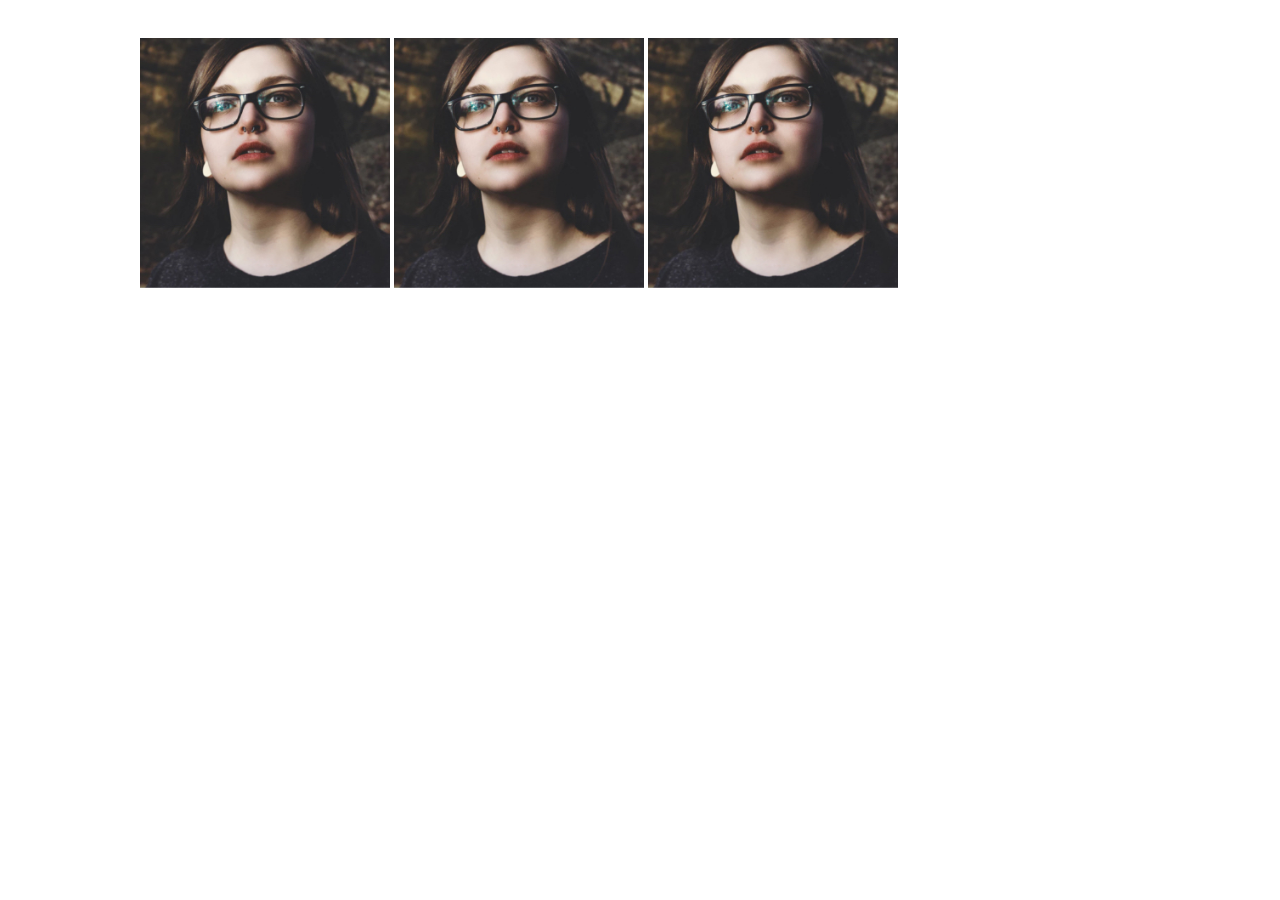
<file: proyectos/cajas/index.html>
<!DOCTYPE html>
<html lang="es">
<head>
    <meta charset="UTF-8">
    <meta name="viewport" content="width=device-width, initial-scale=1.0">
    <title>Document</title>
    <link rel="stylesheet" href="assets/css/style.css">
</head>
<body>
    <section id="Proxima-Charla">
        <div class="wrapper">
        <img src="assets/img/speaker.jpg" />
        <img src="assets/img/speaker.jpg" />
        <img src="assets/img/speaker.jpg" />
        
        
        </div>
        </div>
        </section>
</body>
</html>
</file>
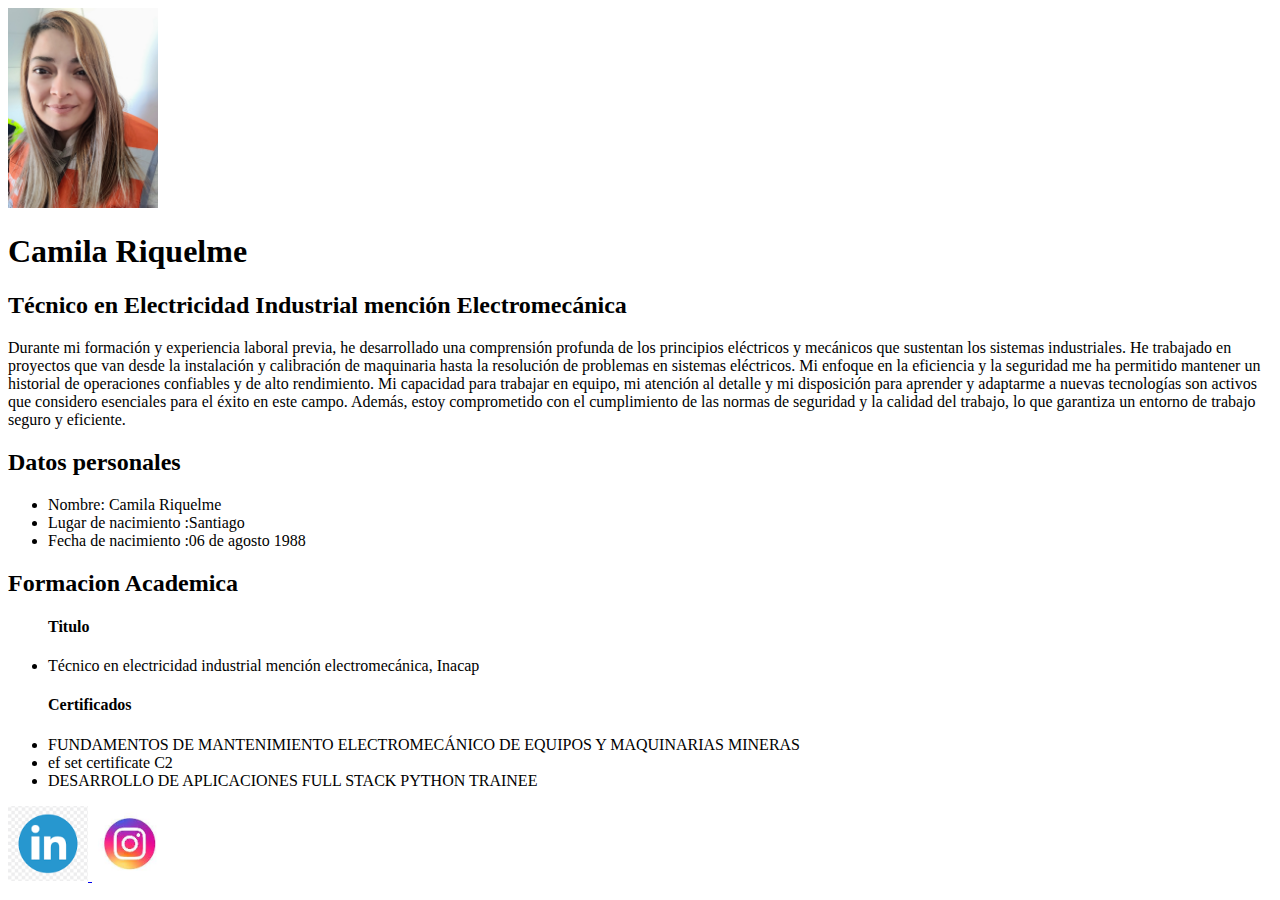
<file: proyectos/curriculum vitae/index.html>
<!DOCTYPE html>
<html lang="es">
<head>
    <meta charset="UTF-8">
    <meta name="viewport" content="width=device-width, initial-scale=1.0">
    <title>Curriculum Vitae</title>
</head>

<body>
    <a href="#"><img src="assets/img/yo.jpg" width="150" /></a>
    <h1>Camila Riquelme</h1>
    <h2>Técnico en Electricidad Industrial mención Electromecánica</h2>
    <p>Durante mi formación y experiencia laboral previa, he desarrollado una comprensión profunda de los principios eléctricos y mecánicos que sustentan los sistemas industriales. He trabajado en proyectos que van desde la instalación y calibración de maquinaria hasta la resolución de problemas en sistemas eléctricos. Mi enfoque en la eficiencia y la seguridad me ha permitido mantener un historial de operaciones confiables y de alto rendimiento.
        Mi capacidad para trabajar en equipo, mi atención al detalle y mi disposición para aprender y adaptarme a nuevas tecnologías son activos que considero esenciales para el éxito en este campo. Además, estoy comprometido con el cumplimiento de las normas de seguridad y la calidad del trabajo, lo que garantiza un entorno de trabajo seguro y eficiente.</p>
    <h2>Datos personales</h2>    
    <ul>
        <li>Nombre: Camila Riquelme </li>
        <li>Lugar de nacimiento :Santiago</li>
        <li>Fecha de nacimiento :06 de agosto 1988</li>
    </ul>
    <h2>Formacion Academica</h2>
    <ul>
        <h4>Titulo</h4>
            <li>Técnico en electricidad industrial mención electromecánica, Inacap </li>
        <h4>Certificados</h4>
            <li>FUNDAMENTOS DE MANTENIMIENTO ELECTROMECÁNICO DE EQUIPOS Y MAQUINARIAS MINERAS </li>
            <li>ef set certificate C2</li>
            <li>DESARROLLO DE APLICACIONES FULL STACK PYTHON TRAINEE</li>
    </ul>
    <a href="https:www.linkedin.com/in/camilariquelmeg/">
        <img
        src="assets/img/logo1.png" 
        width="80"
        alt="linkedin" />
    </a>
    <a href="https://www.instagram.com/valdiepox/">
        <img
        src="assets/img/logo2.jpeg" 
        width="80"
        alt="instagram" />
    </a>
    
</body>
</html>
</file>
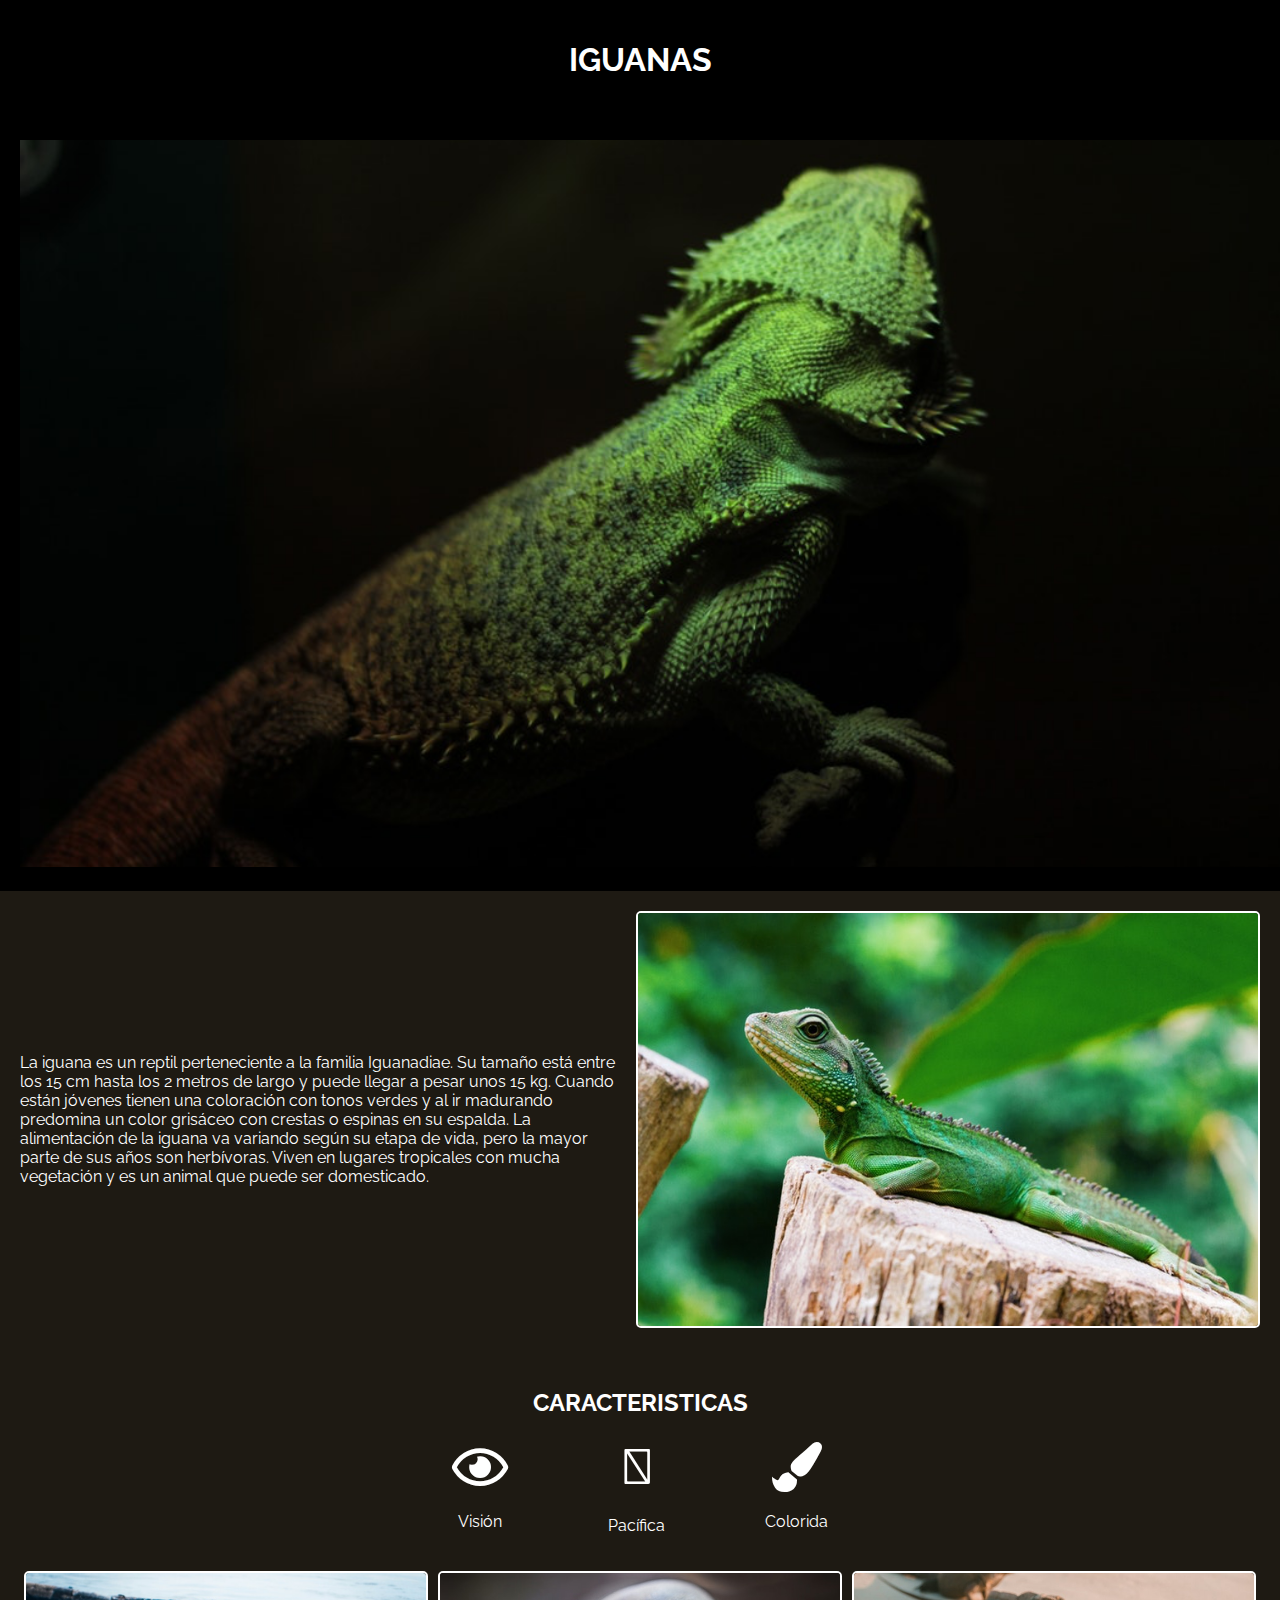
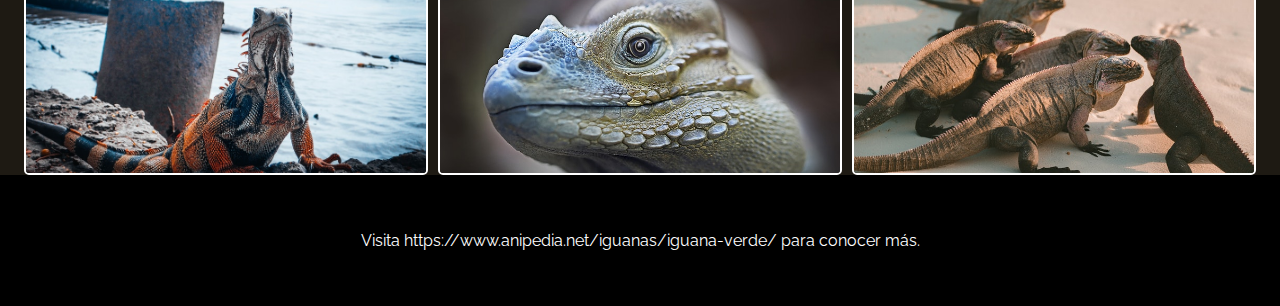
<file: proyectos/iguana/index.html>
<!DOCTYPE html>
<html lang="es">
<head>
    <meta charset="UTF-8">
    <meta name="viewport" content="width=device-width, initial-scale=1.0">
    <link rel="stylesheet" href="assets/css/style.css">
    <link href="https://fonts.googleapis.com/css2?family=Raleway:wght@300;500&display=swap" rel="stylesheet">
    <link rel="stylesheet" href="https://cdnjs.cloudflare.com/ajax/libs/font-awesome/5.15.4/css/all.min.css">
    <title>Iguana Page</title>
</head>
<body>
    <header>
        <h1>IGUANAS</h1>
    </header>
    <main>
        <section class="hero-section">
            <img src="assets/img/bg-header.jpg" alt="Imagen de iguana grande">
        </section>
        <section class="desc-section">
            <div class="desc-content">
                <p>La iguana es un reptil perteneciente a la familia Iguanadiae. Su tamaño está entre los 15 cm hasta los 2 metros de largo y puede llegar a pesar unos 15 kg. Cuando están jóvenes tienen una coloración con tonos verdes y al ir madurando predomina un color grisáceo con crestas o espinas en su espalda. La alimentación de la iguana va variando según su etapa de vida, pero la mayor parte de sus años son herbívoras. 
                Viven en lugares tropicales con mucha vegetación y es un animal que puede ser domesticado.</p>
                <img src="assets/img/iguana-1.jpg" alt="Iguana pequeña en un árbol">
            </div>
        </section>
        <section class="icons-section">
            <h2>CARACTERISTICAS</h2>
            <div class="icon-container">
                <div class="icon">
                    <i class="far fa-eye"></i>
                    <p>Visión</p>
                </div>
                <div class="icon">
                    <i class="fa-solid fa-hand-peace"></i>
                    <p>Pacífica</p>
                </div>
                <div class="icon">
                    <i class="fas fa-paint-brush"></i>
                    <p>Colorida</p>
                </div>
            </div>
        </section>
        <section class="images-section">
            <img src="assets/img/iguana-2.jpg" alt="Imagen 3">
            <img src="assets/img/iguana-3.jpg" alt="Imagen 4">
            <img src="assets/img/iguana-4.jpg" alt="Imagen 5">
        </section>
    </main>
    <footer class="footer">
        <p>Visita https://www.anipedia.net/iguanas/iguana-verde/ para conocer más.</p>
    </footer>
</body>
</html>
</file>
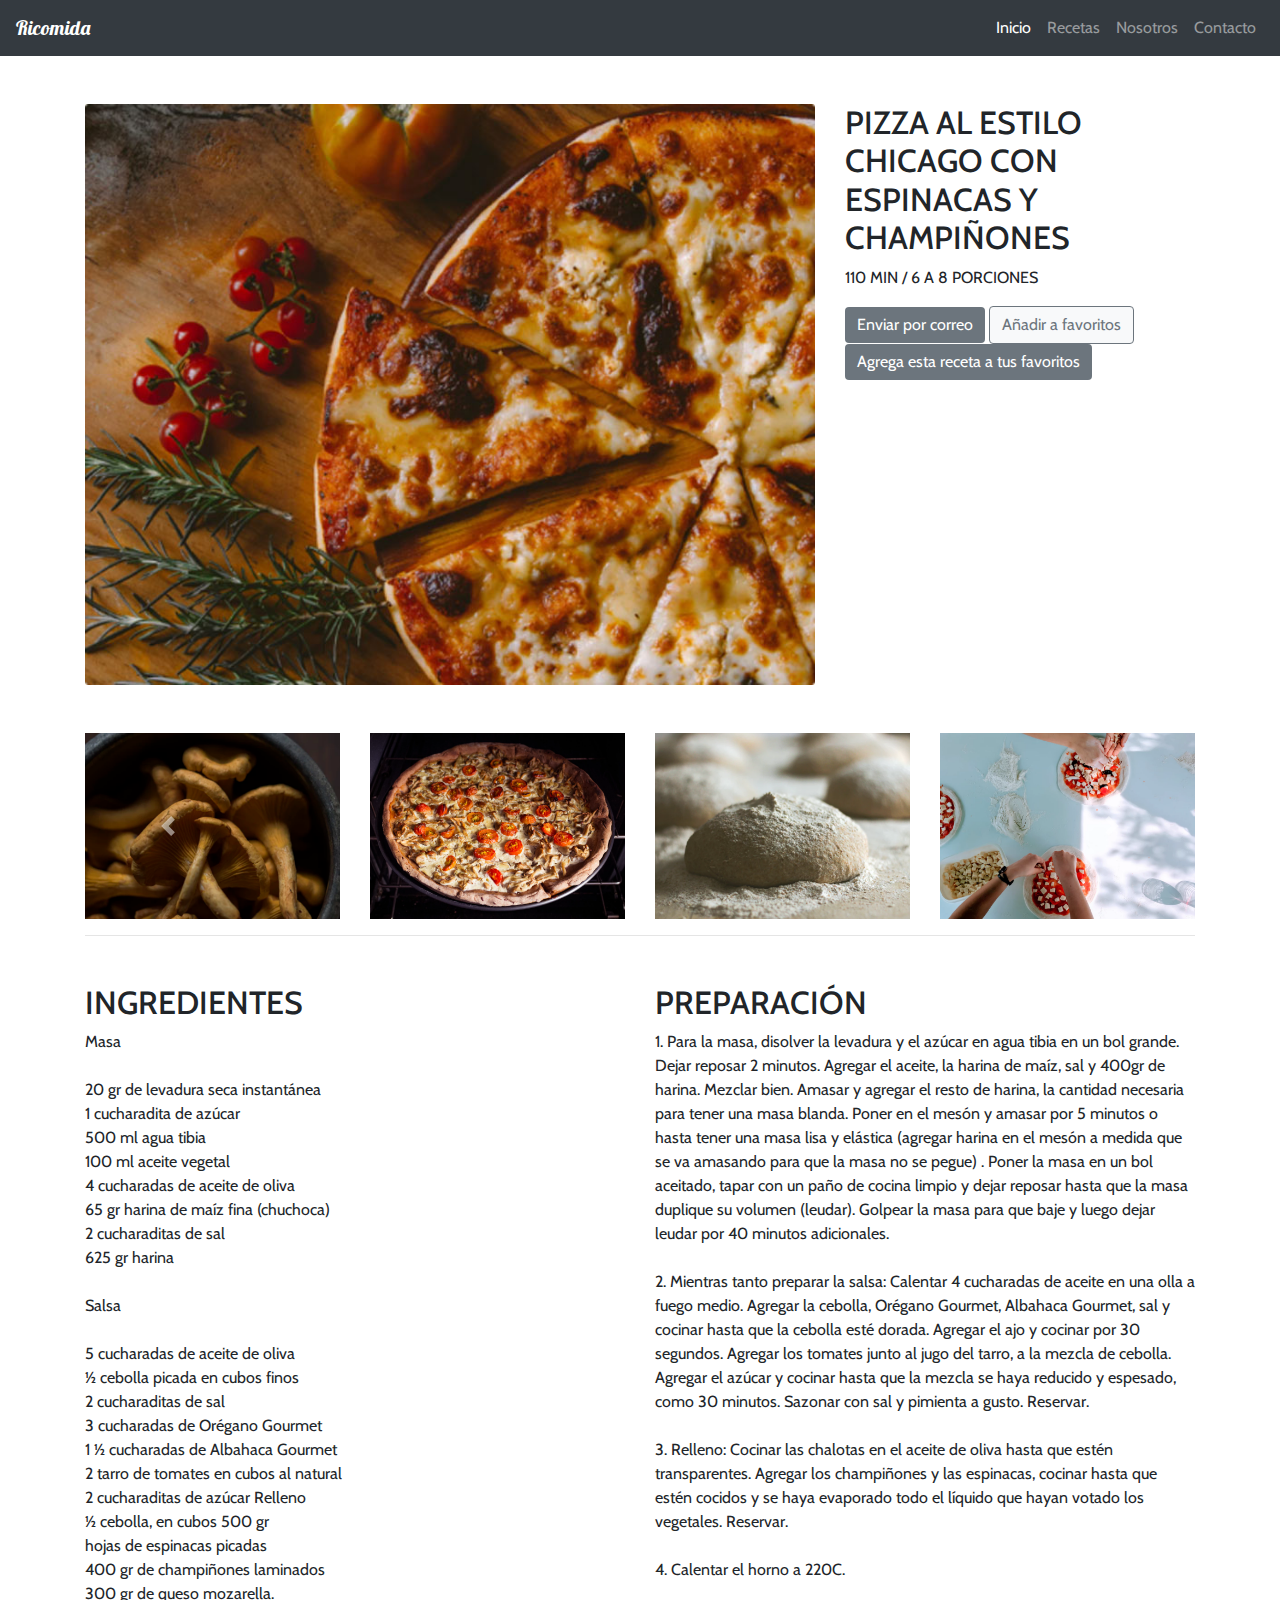
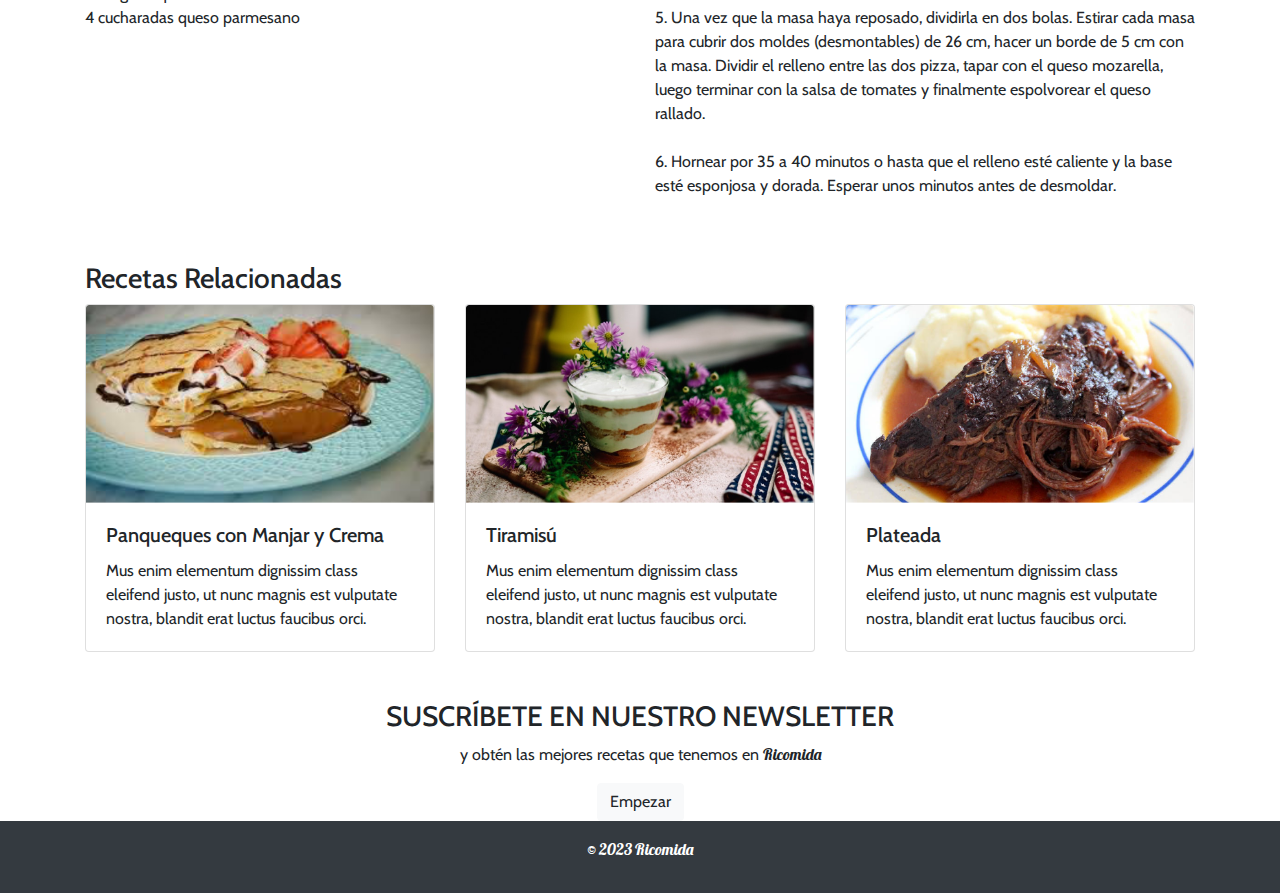
<file: proyectos/Ricomida/index.html>
<!DOCTYPE html>
<html lang="en">
<head>
    <meta charset="UTF-8">
    <meta name="viewport" content="width=device-width, initial-scale=1.0">
    <title>Ricomida</title>
    <link href="https://fonts.googleapis.com/css2?family=Cabin:wght@400;700&family=Lobster&display=swap" rel="stylesheet">
    <link href="https://stackpath.bootstrapcdn.com/bootstrap/4.5.2/css/bootstrap.min.css" rel="stylesheet">
    <link href="assets/css/styles.css" rel="stylesheet">
</head>
<body>
    <nav class="navbar navbar-expand-lg navbar-dark bg-dark">
        <a class="navbar-brand lobster" href="#">Ricomida</a>
        <button class="navbar-toggler" type="button" data-toggle="collapse" data-target="#navbarNav" aria-controls="navbarNav" aria-expanded="false" aria-label="Toggle navigation">
            <span class="navbar-toggler-icon"></span>
        </button>
        <div class="collapse navbar-collapse" id="navbarNav">
            <ul class="navbar-nav ml-auto">
                <li class="nav-item active">
                    <a class="nav-link" href="#">Inicio</a>
                </li>
                <li class="nav-item">
                    <a class="nav-link" href="#">Recetas</a>
                </li>
                <li class="nav-item">
                    <a class="nav-link" href="#">Nosotros</a>
                </li>
                <li class="nav-item">
                    <a class="nav-link" href="#">Contacto</a>
                </li>
            </ul>
        </div>
    </nav>
    <div class="container mt-5">
        <div class="row">
            <div class="col-lg-8">
                <img src="assets/img/principal.jpg" class="img-fluid" alt="Pizza Image">
            </div>
            <div class="col-lg-4">
                <h2>PIZZA AL ESTILO CHICAGO CON ESPINACAS Y CHAMPIÑONES</h2>
                <p>110 MIN / 6 A 8 PORCIONES</p>
                <button id="enviarCorreo" type="button" class="btn btn-custom" data-toggle="tooltip" data-placement="top" title="Enviar por correo">Enviar por correo</button>
                <button type="button" class="btn btn-custom-secondary">Añadir a favoritos</button>
                <button type="button" class="btn btn-custom">Agrega esta receta a tus favoritos</button>
            </div>
        </div>
        <!-- Carousel -->
        <div id="recipeCarousel" class="carousel slide mt-5 d-none d-md-block" data-ride="carousel">
            <div class="carousel-inner">
                <div class="carousel-item active">
                    <div class="row">
                        <div class="col-md-3"><img src="assets/img/slider-1.png" class="img-fluid" alt="Recipe 1"></div>
                        <div class="col-md-3"><img src="assets/img/slider-2.png" class="img-fluid" alt="Recipe 2"></div>
                        <div class="col-md-3"><img src="assets/img/slider-3.png" class="img-fluid" alt="Recipe 3"></div>
                        <div class="col-md-3"><img src="assets/img/slider-4.png" class="img-fluid" alt="Recipe 4"></div>
                    </div>
                </div>
                <div class="carousel-item">
                    <div class="row">
                        <div class="col-md-3"><img src="assets/img/slider-5.png" class="img-fluid" alt="Recipe 5"></div>
                        <div class="col-md-3"><img src="assets/img/slider-6.png" class="img-fluid" alt="Recipe 6"></div>
                        <div class="col-md-3"><img src="assets/img/slider-7.png" class="img-fluid" alt="Recipe 7"></div>
                        <div class="col-md-3"><img src="assets/img/slider-8.png" class="img-fluid" alt="Recipe 8"></div>
                    </div>
                </div>
            </div>
            <a class="carousel-control-prev" href="#recipeCarousel" role="button" data-slide="prev">
                <span class="carousel-control-prev-icon" aria-hidden="true"></span>
                <span class="sr-only">Previous</span>
            </a>
            <a class="carousel-control-next" href="#recipeCarousel" role="button" data-slide="next">
                <span class="carousel-control-next-icon" aria-hidden="true"></span>
                <span class="sr-only">Next</span>
            </a>
        </div>
        <hr>
        <div class="row mt-5">
            <div class="col-md-6">
                <h2>INGREDIENTES</h2>
                <p> Masa<br><br> 20 gr de levadura seca instantánea<br> 1 cucharadita de azúcar <br>500 ml agua tibia <br>100 ml aceite vegetal <br>4 cucharadas de aceite de oliva <br>65 gr harina de maíz fina (chuchoca) <br>2 cucharaditas de sal <br>625 gr harina <br><br>Salsa <br><br>5 cucharadas de aceite de oliva <br>½ cebolla picada en cubos finos <br>2 cucharaditas de sal <br>3 cucharadas de Orégano Gourmet <br>1 ½ cucharadas de Albahaca Gourmet <br>2 tarro de tomates en cubos al natural <br>2 cucharaditas de azúcar Relleno <br>½ cebolla, en cubos 500 gr <br>hojas de espinacas picadas <br>400 gr de champiñones laminados <br>300 gr de queso mozarella. <br>4 cucharadas queso parmesano</p>
            </div>
            <div class="col-md-6">
                <h2>PREPARACIÓN</h2>
                <p> 1. Para la masa, disolver la levadura y el azúcar en agua tibia en un bol grande. Dejar reposar 2 minutos. Agregar el aceite, la harina de maíz, sal y 400gr de harina. Mezclar bien. Amasar y agregar el resto de harina, la cantidad necesaria para tener una masa blanda. Poner en el mesón y amasar por 5 minutos o hasta tener una masa lisa y elástica (agregar harina en el mesón a medida que se va amasando para que la masa no se pegue) . Poner la masa en un bol aceitado, tapar con un paño de cocina limpio y dejar reposar hasta que la masa duplique su volumen (leudar). Golpear la masa para que baje y luego dejar leudar por 40 minutos adicionales.
                <br><br> 2. Mientras tanto preparar la salsa: Calentar 4 cucharadas de aceite en una olla a fuego medio. Agregar la cebolla, Orégano Gourmet, Albahaca Gourmet, sal y cocinar hasta que la cebolla esté dorada. Agregar el ajo y cocinar por 30 segundos. Agregar los tomates junto al jugo del tarro, a la mezcla de cebolla. Agregar el azúcar y cocinar hasta que la mezcla se haya reducido y espesado, como 30 minutos. Sazonar con sal y pimienta a gusto. Reservar.<br><br> 3. Relleno: Cocinar las chalotas en el aceite de oliva hasta que estén transparentes. Agregar los champiñones y las espinacas, cocinar hasta que estén cocidos y se haya evaporado todo el líquido que hayan votado los vegetales. Reservar. <br><br> 4. Calentar el horno a 220C.<br><br> 5. Una vez que la masa haya reposado, dividirla en dos bolas. Estirar cada masa para cubrir dos moldes (desmontables) de 26 cm, hacer un borde de 5 cm con la masa. Dividir el relleno entre las dos pizza, tapar con el queso mozarella, luego terminar con la salsa de tomates y finalmente espolvorear el queso rallado.<br><br> 6. Hornear por 35 a 40 minutos o hasta que el relleno esté caliente y la base esté esponjosa y dorada. Esperar unos minutos antes de desmoldar.</p>
            </div>
        </div>
        <div class="mt-5">
            <h3>Recetas Relacionadas</h3>
            <div class="row">
                <div class="col-md-4">
                    <div class="card">
                        <img src="assets/img/recipe-card-1.png" class="card-img-top" alt="...">
                        <div class="card-body">
                            <h5 class="card-title">Panqueques con Manjar y Crema</h5>
                            <p class="card-text">Mus enim elementum dignissim class eleifend justo, ut nunc magnis est vulputate nostra, blandit erat luctus faucibus orci.</p>
                        </div>
                    </div>
                </div>
                <div class="col-md-4">
                    <div class="card">
                        <img src="assets/img/recipe-card-2.png" class="card-img-top" alt="...">
                        <div class="card-body">
                            <h5 class="card-title">Tiramisú</h5>
                            <p class="card-text">Mus enim elementum dignissim class eleifend justo, ut nunc magnis est vulputate nostra, blandit erat luctus faucibus orci.</p>
                        </div>
                    </div>
                </div>
                <div class="col-md-4">
                    <div class="card">
                        <img src="assets/img/recipe-card-3.png" class="card-img-top" alt="...">
                        <div class="card-body">
                            <h5 class="card-title">Plateada</h5>
                            <p class="card-text">Mus enim elementum dignissim class eleifend justo, ut nunc magnis est vulputate nostra, blandit erat luctus faucibus orci.</p>
                        </div>
                    </div>
                </div>
            </div>
        </div>
    </div>

    <!-- Newsletter Section -->
    <div id="Newsletter" class="newsletter mt-5 text-center">
        <h3>SUSCRÍBETE EN NUESTRO NEWSLETTER</h3>
        <p>y obtén las mejores recetas que tenemos en <span class="lobster">Ricomida</span></p>
        <button class="btn btn-light">Empezar</button>
    </div>

    <footer class="bg-dark text-white text-center py-3 lobster">
        <p>&copy; 2023 Ricomida</p>
    </footer>

    <script src="https://code.jquery.com/jquery-3.5.1.slim.min.js"></script>
    <script src="https://cdn.jsdelivr.net/npm/@popperjs/core@2.6.0/dist/umd/popper.min.js"></script>
    <script src="https://stackpath.bootstrapcdn.com/bootstrap/4.5.2/js/bootstrap.min.js"></script>
    <script src="assets/js/scripts.js"></script>
</body>
</html>
</file>
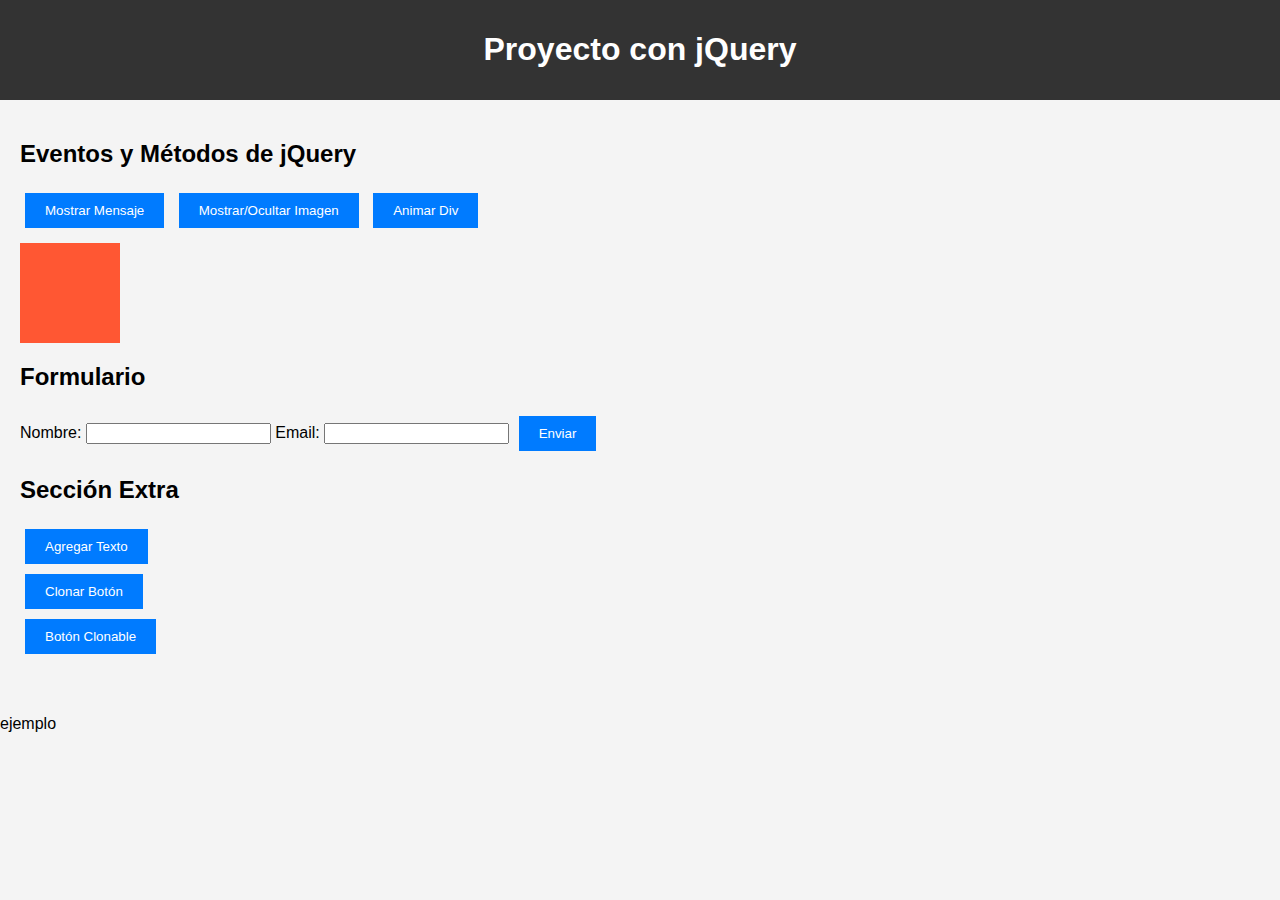
<file: pruebasjqery/pruebasjqery/index.html>
<!DOCTYPE html>
<html lang="es">
  <head>
    <meta charset="UTF-8" />
    <meta name="viewport" content="width=device-width, initial-scale=1.0" />
    <title>Proyecto jQuery</title>
    <link rel="stylesheet" href="styles.css" />
    <script src="https://code.jquery.com/jquery-3.6.0.min.js"></script>
    <script src="script.js" defer></script>
  </head>
  <body>
    <header>
      <h1>Proyecto con jQuery</h1>
    </header>
    <main>
      <section id="content">
        <h2>Eventos y Métodos de jQuery</h2>
        <button id="show-message">Mostrar Mensaje</button>
        <div id="message" class="hidden">Hola, este es un mensaje oculto.</div>
        <button id="toggle-image">Mostrar/Ocultar Imagen</button>
        <img id="logo" src="assets/logo.png" alt="Logo" class="hidden" />
        <button id="animate-div">Animar Div</button>
        <div id="anim-div" class="box"></div>
      </section>
      <section id="form-section">
        <h2>Formulario</h2>
        <form id="my-form">
          <label for="name">Nombre:</label>
          <input type="text" id="name" name="name" />
          <label for="email">Email:</label>
          <input type="email" id="email" name="email" />
          <button type="submit">Enviar</button>
        </form>
        <div id="form-result" class="hidden"></div>
      </section>
      <section id="extra-section">
        <h2>Sección Extra</h2>
        <button id="append-text">Agregar Texto</button>
        <div id="text-container"></div>
        <button id="clone-button">Clonar Botón</button>
        <div id="button-container">
          <button class="clonable">Botón Clonable</button>
        </div>
      </section>
    </main>
    <footer>
      <p>ejemplo</p>
    </footer>
  </body>
</html>
</file>
<file: proyectos/cajas/assets/css/style.css>
#Proxima-Charla {    
    padding: 30px;
    color: white;
    }
#Proxima-Charla .wrapper {
    width: 1000px;
    margin: auto;
    }
.wrapper img {
    width: 25%;
    }
.wrapper img, .texto {
    display: inline-block;
    vertical-align: middle;
    }
</file>
<file: proyectos/iguana/assets/css/style.css>
body {
    font-family: 'Raleway', sans-serif;
    color: #000000;
    background-color: #ffffff;
    margin: 0;
    padding: 0;
    box-sizing: border-box;
}

header {
    background-color: #000000;
    color: #ffffff;
    text-align: center;
    padding: 20px;
}

.hero-section {
    background-color: #000000;
    text-align: center;
    padding: 20px;
}

.hero-section img {
/* Layout Properties */
    top: 73px;
    left: 0px;
    width: 1280px;
    height: 727px;
}
.desc-section {
    background-color: #1e1a13;
    color: #ffffff;
    padding: 20px;
}

.desc-content {
    display: flex;
    align-items: center;
    justify-content: space-between;
}

.desc-content p {
    flex: 1;
    margin-right: 20px;
}

.desc-content img {
    flex: 1;
    max-width: 50%;
    height: auto;
    border: 2px solid #ffffff;
    border-radius: 5px;
}

.icons-section {
    background-color: #1e1a13;
    color: #ffffff;
    padding:20px;
    text-align: center;
}

.icons-section h2 {
    margin-bottom: 20px;
}

.icons-section .icon-container {
    display: flex;
    justify-content: center;
    align-items: center;
    gap: 100px; /* Espacio entre los iconos */
}

.icons-section .icon {
    text-align: center;
}

.icons-section .icon i {
    font-size: 50px; /* Tamaño del icono */
    display: block;
    margin-bottom: 20px;

}


.images-section {
    display: flex;
    justify-content: center;
    align-items: center;
    gap: 10px; /
    padding: 20px;
    background-color: #1e1a13;
    

}

.images-section img {
    width: 100%;
    max-width: 400px; 
    height: 200px;
    object-fit: cover; 
    border: 2px solid #ffffff;
    border-radius: 5px;
}

.footer {
    background-color: #000000;
    color: #ffffff;
    text-align: center;
    padding: 40px;
}
</file>
<file: proyectos/Ricomida/assets/css/styles.css>
body {
    font-family: 'Cabin', sans-serif;
}
.lobster {
    font-family: 'Lobster', cursive;
}
.img-fluid {
    max-width: 100%;
    height: auto;
}
.carousel-item img {
    width: 100%;
    height: auto;
}
.card-title {
    cursor: pointer;
}
#newsletter {
    background-color: #dc3545;
    color: #fff;
    padding: 30px;
    text-align: center;
}
.btn-custom {
    background-color: #6c757d;
    color: white;
    border: none;
}
.btn-custom:hover {
    background-color: #5a6268;
    color: white;
}
.btn-custom-secondary {
    background-color: #f8f9fa;
    color: #6c757d;
    border: 1px solid #6c757d;
}
.btn-custom-secondary:hover {
    background-color: #e2e6ea;
    color: #6c757d;
}

/* Carousel adjustment */
.carousel-item .row {
    display: flex;
    justify-content: center;
    align-items: center;
}

hr {
    margin-top: 1rem;
    margin-bottom: 1rem;
    border: 0;
    border-top: 1px solid rgba(0, 0, 0, 0.1);
}
</file>
<file: pruebasjqery/pruebasjqery/styles.css>
body {
  font-family: Arial, sans-serif;
  background-color: #f4f4f4;
  margin: 0;
  padding: 0;
}

header {
  background-color: #333;
  color: white;
  text-align: center;
  padding: 10px 0;
}

main {
  padding: 20px;
}

.hidden {
  display: none;
}

#content,
#form-section,
#extra-section {
  margin-bottom: 20px;
}

button {
  display: inline-block;
  padding: 10px 20px;
  margin: 5px;
  background-color: #007bff;
  color: white;
  border: none;
  cursor: pointer;
}

button:hover {
  background-color: #0056b3;
}

.box {
  width: 100px;
  height: 100px;
  background-color: #ff5733;
  margin-top: 10px;
}
</file>
